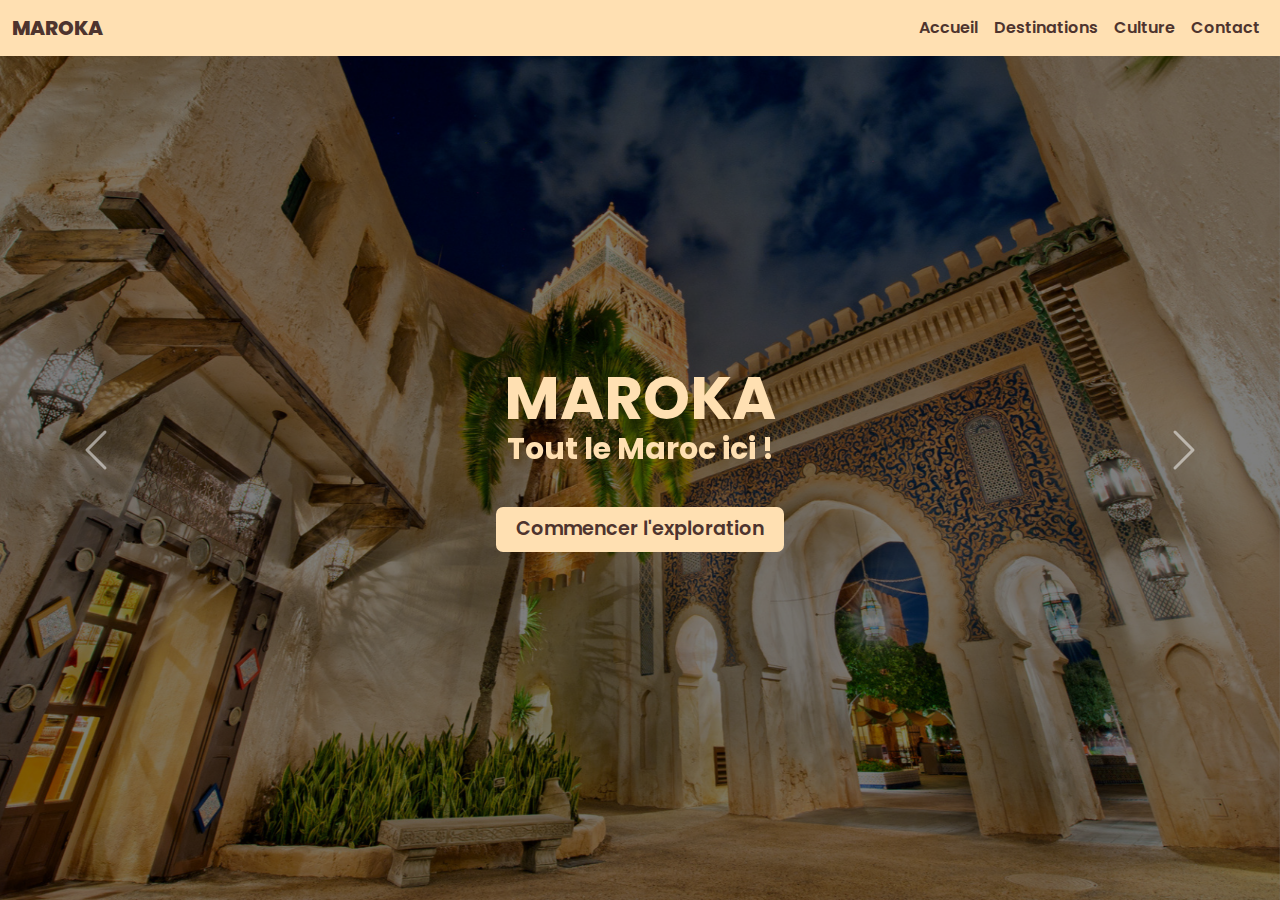
<file: index.html>
<!DOCTYPE html>
<html lang="fr" dir="ltr">
  <head>
    <!-- Unicode META -->
    <meta charset="UTF-8" />
    <!-- Responsive META -->
    <meta name="viewport" content="width=device-width, initial-scale=1.0" />
    <!-- Titre -->
    <title>MAROKA | Accueil</title>
    <!-- Style LINK -->
    <link rel="stylesheet" href="style/style.css" />
    <!-- Font Awesome LINK -->
    <link
      rel="stylesheet"
      href="https://cdnjs.cloudflare.com/ajax/libs/font-awesome/6.7.2/css/all.min.css"
      integrity="sha512-Evv84Mr4kqVGRNSgIGL/F/aIDqQb7xQ2vcrdIwxfjThSH8CSR7PBEakCr51Ck+w+/U6swU2Im1vVX0SVk9ABhg=="
      crossorigin="anonymous"
      referrerpolicy="no-referrer"
    />
    <!-- Bootstrap LINK -->
    <link rel="stylesheet" href="style/bootstrap.css" />
    <!-- Google Fonts LINK -->
    <link
      href="https://fonts.googleapis.com/css2?family=Poppins:wght@400;500;600;700;800&display=swap"
      rel="stylesheet"
    />
    <!-- Favicon -->
    <link rel="shortcut icon" href="assets/favicon.png" type="image/x-icon" />
  </head>
  <body>
    <header class="header">
      <nav class="navbar navbar-expand-lg">
        <div class="container-fluid">
          <a class="navbar-brand" href="index.html">
            <h6 class="logo">MAROKA</h6>
          </a>
          <button
            class="navbar-toggler"
            type="button"
            data-bs-toggle="collapse"
            data-bs-target="#navbarSupportedContent"
            aria-controls="navbarSupportedContent"
            aria-expanded="false"
            aria-label="Toggle navigation"
          >
            <span class="navbar-toggler-icon"></span>
          </button>
          <div class="collapse navbar-collapse" id="navbarSupportedContent">
            <ul class="navbar-nav ms-auto mb-2 mb-lg-0">
              <li class="nav-item">
                <a aria-current="page" class="nav-link" href="index.html"
                  >Accueil</a
                >
              </li>
              <li class="nav-item">
                <a class="nav-link" href="subpages/destinations.html"
                  >Destinations</a
                >
              </li>
              <li class="nav-item">
                <a class="nav-link" href="subpages/culture.html">Culture</a>
              </li>
              <li class="nav-item">
                <a class="nav-link" href="subpages/contact.html">Contact</a>
              </li>
            </ul>
          </div>
        </div>
      </nav>
    </header>
    <main class="main">
      <section class="hero">
        <div
          id="carouselExample"
          class="carousel slide carousel-background"
          data-bs-ride="carousel"
        >
          <div class="carousel-inner">
            <div class="carousel-item active">
              <img src="assets/bg1.png" />
            </div>
            <div class="carousel-item">
              <img src="assets/bg2.jpg" />
            </div>
            <div class="carousel-item">
              <img src="assets/bg3.png" />
            </div>
          </div>

          <button
            class="carousel-control-prev"
            type="button"
            data-bs-target="#carouselExample"
            data-bs-slide="prev"
          >
            <span
              class="carousel-control-prev-icon"
              aria-hidden="true"
              id="btn-carousel-1"
            ></span>
            <span class="visually-hidden">Previous</span>
          </button>
          <button
            class="carousel-control-next"
            type="button"
            data-bs-target="#carouselExample"
            data-bs-slide="next"
          >
            <span
              class="carousel-control-next-icon"
              aria-hidden="true"
              id="btn-carousel-2"
            ></span>
            <span class="visually-hidden">Next</span>
          </button>

          <div class="carousel-overlay">
            <div>
              <h6 class="display-4 fw-bold" id="hero-title">
                MAROKA <br />
                <span class="m-ici">Tout le Maroc ici !</span>
              </h6>
              <a href="subpages/destinations.html">
                <button class="button">Commencer l'exploration</button>
              </a>
            </div>
          </div>
        </div>
      </section>
    </main>
    <script
      src="https://cdn.jsdelivr.net/npm/bootstrap@5.3.3/dist/js/bootstrap.bundle.min.js"
      integrity="sha384-YvpcrYf0tY3lHB60NNkmXc5s9fDVZLESaAA55NDzOxhy9GkcIdslK1eN7N6jIeHz"
      crossorigin="anonymous"
    ></script>
  </body>
</html>
</file>
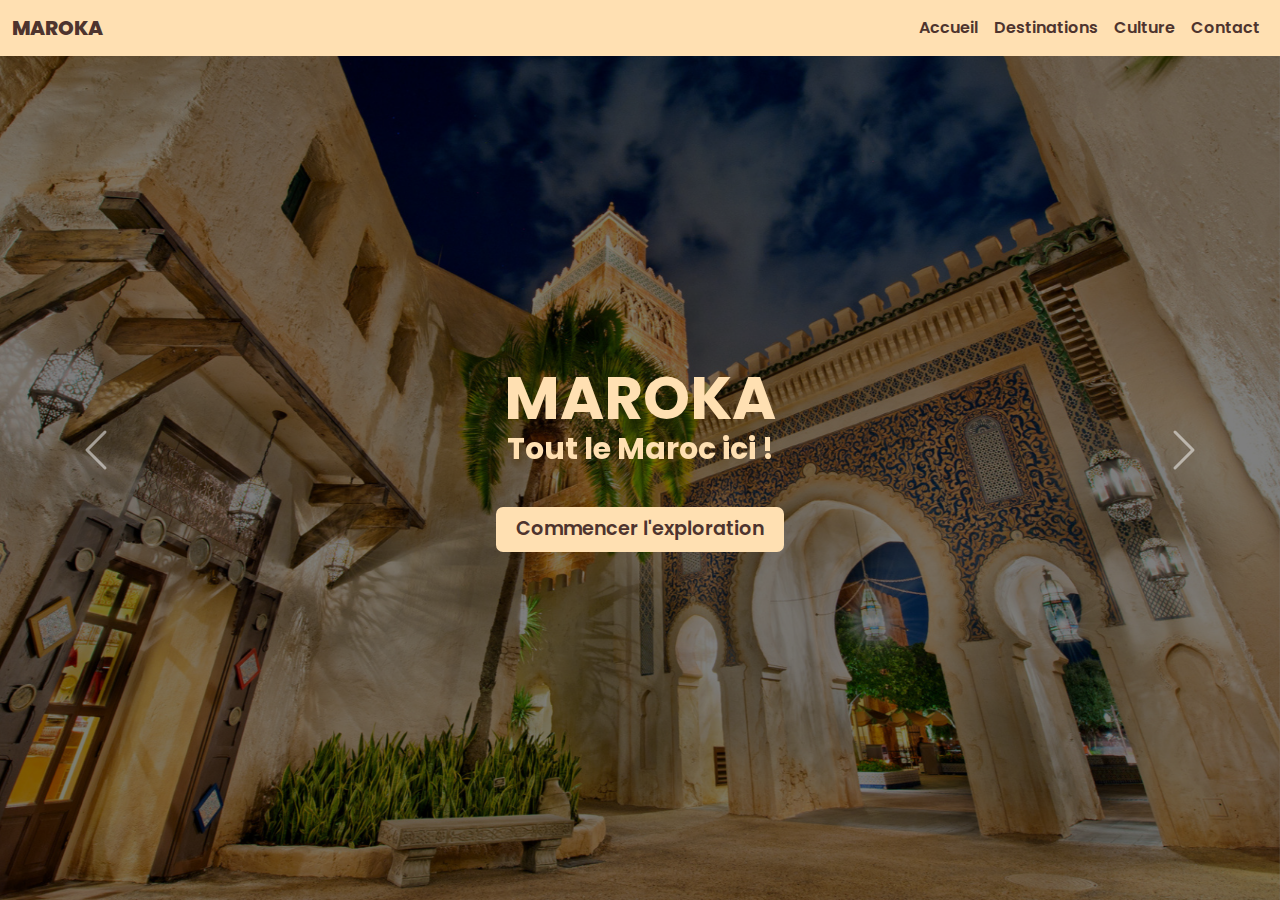
<file: accueil.html>
<!DOCTYPE html>
<html lang="fr" dir="ltr">
  <head>
    <!-- Unicode META -->
    <meta charset="UTF-8" />
    <!-- Responsive META -->
    <meta name="viewport" content="width=device-width, initial-scale=1.0" />
    <!-- Titre -->
    <title>MAROKA | Accueil</title>
    <!-- Style LINK -->
    <link rel="stylesheet" href="style/style.css" />
    <!-- Font Awesome LINK -->
    <link
      rel="stylesheet"
      href="https://cdnjs.cloudflare.com/ajax/libs/font-awesome/6.7.2/css/all.min.css"
      integrity="sha512-Evv84Mr4kqVGRNSgIGL/F/aIDqQb7xQ2vcrdIwxfjThSH8CSR7PBEakCr51Ck+w+/U6swU2Im1vVX0SVk9ABhg=="
      crossorigin="anonymous"
      referrerpolicy="no-referrer"
    />
    <!-- Bootstrap LINK -->
    <link rel="stylesheet" href="style/bootstrap.css" />
    <!-- Google Fonts LINK -->
    <link
      href="https://fonts.googleapis.com/css2?family=Poppins:wght@400;500;600;700;800&display=swap"
      rel="stylesheet"
    />
    <!-- Favicon -->
    <link rel="shortcut icon" href="assets/favicon.png" type="image/x-icon" />
  </head>
  <body>
    <header class="header">
      <nav class="navbar navbar-expand-lg">
        <div class="container-fluid">
          <a class="navbar-brand" href="accueil.html">
            <h6 class="logo">MAROKA</h6>
          </a>
          <button
            class="navbar-toggler"
            type="button"
            data-bs-toggle="collapse"
            data-bs-target="#navbarSupportedContent"
            aria-controls="navbarSupportedContent"
            aria-expanded="false"
            aria-label="Toggle navigation"
          >
            <span class="navbar-toggler-icon"></span>
          </button>
          <div class="collapse navbar-collapse" id="navbarSupportedContent">
            <ul class="navbar-nav ms-auto mb-2 mb-lg-0">
              <li class="nav-item">
                <a aria-current="page" class="nav-link" href="accueil.html"
                  >Accueil</a
                >
              </li>
              <li class="nav-item">
                <a class="nav-link" href="subpages/destinations.html"
                  >Destinations</a
                >
              </li>
              <li class="nav-item">
                <a class="nav-link" href="subpages/culture.html">Culture</a>
              </li>
              <li class="nav-item">
                <a class="nav-link" href="subpages/contact.html">Contact</a>
              </li>
            </ul>
          </div>
        </div>
      </nav>
    </header>
    <main class="main">
      <section class="hero">
        <div
          id="carouselExample"
          class="carousel slide carousel-background"
          data-bs-ride="carousel"
        >
          <div class="carousel-inner">
            <div class="carousel-item active">
              <img src="assets/bg1.png" />
            </div>
            <div class="carousel-item">
              <img src="assets/bg2.jpg" />
            </div>
            <div class="carousel-item">
              <img src="assets/bg3.png" />
            </div>
          </div>

          <button
            class="carousel-control-prev"
            type="button"
            data-bs-target="#carouselExample"
            data-bs-slide="prev"
          >
            <span
              class="carousel-control-prev-icon"
              aria-hidden="true"
              id="btn-carousel-1"
            ></span>
            <span class="visually-hidden">Previous</span>
          </button>
          <button
            class="carousel-control-next"
            type="button"
            data-bs-target="#carouselExample"
            data-bs-slide="next"
          >
            <span
              class="carousel-control-next-icon"
              aria-hidden="true"
              id="btn-carousel-2"
            ></span>
            <span class="visually-hidden">Next</span>
          </button>

          <div class="carousel-overlay">
            <div>
              <h6 class="display-4 fw-bold" id="hero-title">
                MAROKA <br />
                <span class="m-ici">Tout le Maroc ici !</span>
              </h6>
              <a href="subpages/destinations.html">
                <button class="button">Commencer l'exploration</button>
              </a>
            </div>
          </div>
        </div>
      </section>
    </main>
    <script
      src="https://cdn.jsdelivr.net/npm/bootstrap@5.3.3/dist/js/bootstrap.bundle.min.js"
      integrity="sha384-YvpcrYf0tY3lHB60NNkmXc5s9fDVZLESaAA55NDzOxhy9GkcIdslK1eN7N6jIeHz"
      crossorigin="anonymous"
    ></script>
  </body>
</html>
</file>
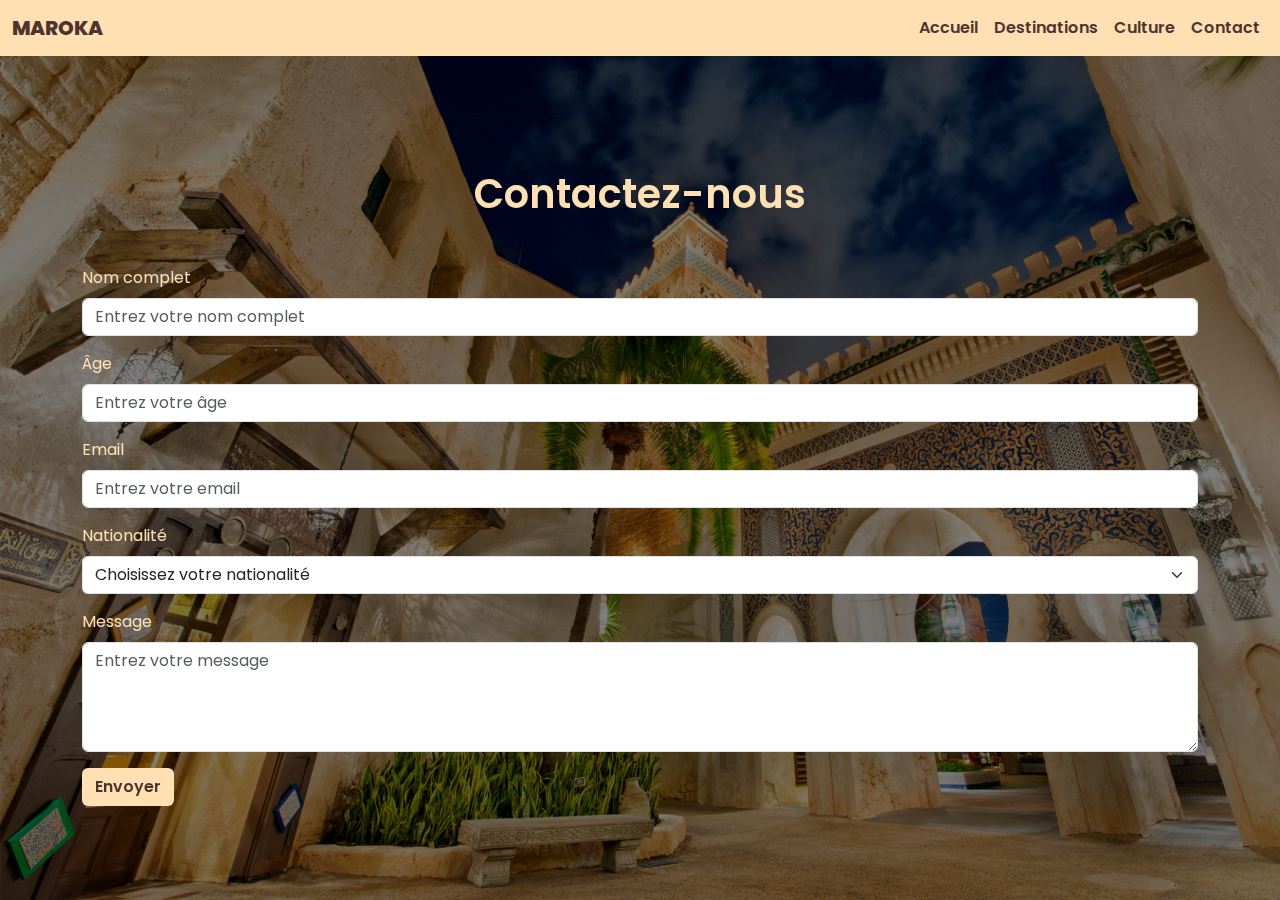
<file: subpages/contact.html>
<!DOCTYPE html>
<html lang="fr" dir="ltr">
  <head>
    <!-- Unicode META -->
    <meta charset="UTF-8" />
    <!-- Responsive META -->
    <meta name="viewport" content="width=device-width, initial-scale=1.0" />
    <!-- Titre -->
    <title>MAROKA | Contact</title>
    <!-- Style LINK -->
    <link rel="stylesheet" href="../style/style.css" />
    <!-- Font Awesome LINK -->
    <link
      rel="stylesheet"
      href="https://cdnjs.cloudflare.com/ajax/libs/font-awesome/6.7.2/css/all.min.css"
      integrity="sha512-Evv84Mr4kqVGRNSgIGL/F/aIDqQb7xQ2vcrdIwxfjThSH8CSR7PBEakCr51Ck+w+/U6swU2Im1vVX0SVk9ABhg=="
      crossorigin="anonymous"
      referrerpolicy="no-referrer"
    />
    <!-- Bootstrap LINK -->
    <link rel="stylesheet" href="../style/bootstrap.css" />
    <!-- Google Fonts LINK -->
    <link
      href="https://fonts.googleapis.com/css2?family=Poppins:wght@400;500;600;700;800&display=swap"
      rel="stylesheet"
    />
    <!-- Favicon -->
    <link
      rel="shortcut icon"
      href="../assets/favicon.png"
      type="image/x-icon"
    />
  </head>
  <style>
    body {
      background-image: url("../assets/bg1.png");
      background-repeat: no-repeat;
      background-size: cover;
      background-attachment: fixed;
      position: relative;
      margin: 0;
    }
    body::-webkit-scrollbar {
      display: none;
    }
    body::before {
      content: "";
      position: fixed;
      top: 0;
      left: 0;
      width: 100%;
      height: 100%;
      background: rgba(0, 0, 0, 0.5);
      z-index: -1;
    }
    .main {
      color: #ffe0b2;
    }
    .btn {
      font-weight: 600;
      background-color: #ffe0b2;
      color: #4e342e;
    }
    .btn:hover {
      background-color: #ffe0b2eb;
      color: #4e342e;
    }
    #title {
      font-weight: 600;
    }
  </style>
  <body>
    <header class="header">
      <nav class="navbar navbar-expand-lg">
        <div class="container-fluid">
          <a class="navbar-brand" href="../index.html">
            <h6 class="logo">MAROKA</h6>
          </a>
          <button
            class="navbar-toggler"
            type="button"
            data-bs-toggle="collapse"
            data-bs-target="#navbarSupportedContent"
            aria-controls="navbarSupportedContent"
            aria-expanded="false"
            aria-label="Toggle navigation"
          >
            <span class="navbar-toggler-icon"></span>
          </button>
          <div class="collapse navbar-collapse" id="navbarSupportedContent">
            <ul class="navbar-nav ms-auto mb-2 mb-lg-0">
              <li class="nav-item">
                <a aria-current="page" class="nav-link" href="../index.html"
                  >Accueil</a
                >
              </li>
              <li class="nav-item">
                <a class="nav-link" href="destinations.html">Destinations</a>
              </li>
              <li class="nav-item">
                <a class="nav-link" href="culture.html">Culture</a>
              </li>
              <li class="nav-item">
                <a class="nav-link" href="contact.html">Contact</a>
              </li>
            </ul>
          </div>
        </div>
      </nav>
    </header>

    <main class="main">
      <div class="container py-5 mt-5">
        <br />
        <h1 id="title" class="mb-4 text-center">Contactez-nous</h1>
        <br />
        <form>
          <!-- Nom complet -->
          <div class="mb-3">
            <label for="nomComplet" class="form-label">Nom complet</label>
            <input
              type="text"
              class="form-control"
              id="nomComplet"
              placeholder="Entrez votre nom complet"
              required
            />
          </div>

          <!-- Âge -->
          <div class="mb-3">
            <label for="age" class="form-label">Âge</label>
            <input
              type="number"
              class="form-control"
              id="age"
              placeholder="Entrez votre âge"
              required
            />
          </div>

          <!-- Email -->
          <div class="mb-3">
            <label for="email" class="form-label">Email</label>
            <input
              type="email"
              class="form-control"
              id="email"
              placeholder="Entrez votre email"
              required
            />
          </div>

          <!-- Nationalité -->
          <div class="mb-3">
            <label for="nationalite" class="form-label">Nationalité</label>
            <select class="form-select" id="nationalite" required>
              <option value="" disabled selected>
                Choisissez votre nationalité
              </option>
              <option value="Marocain">Marocain</option>
              <option value="Français">Français</option>
              <option value="Espagnol">Espagnol</option>
              <option value="Autre">Autre</option>
            </select>
          </div>

          <!-- Message -->
          <div class="mb-3">
            <label for="message" class="form-label">Message</label>
            <textarea
              class="form-control"
              id="message"
              rows="4"
              placeholder="Entrez votre message"
              required
            ></textarea>
          </div>

          <!-- Bouton de soumission -->
          <button type="submit" class="btn">Envoyer</button>
        </form>
      </div>
    </main>

    <script
      src="https://cdn.jsdelivr.net/npm/bootstrap@5.3.3/dist/js/bootstrap.bundle.min.js"
      integrity="sha384-YvpcrYf0tY3lHB60NNkmXc5s9fDVZLESaAA55NDzOxhy9GkcIdslK1eN7N6jIeHz"
      crossorigin="anonymous"
    ></script>
  </body>
</html>
</file>
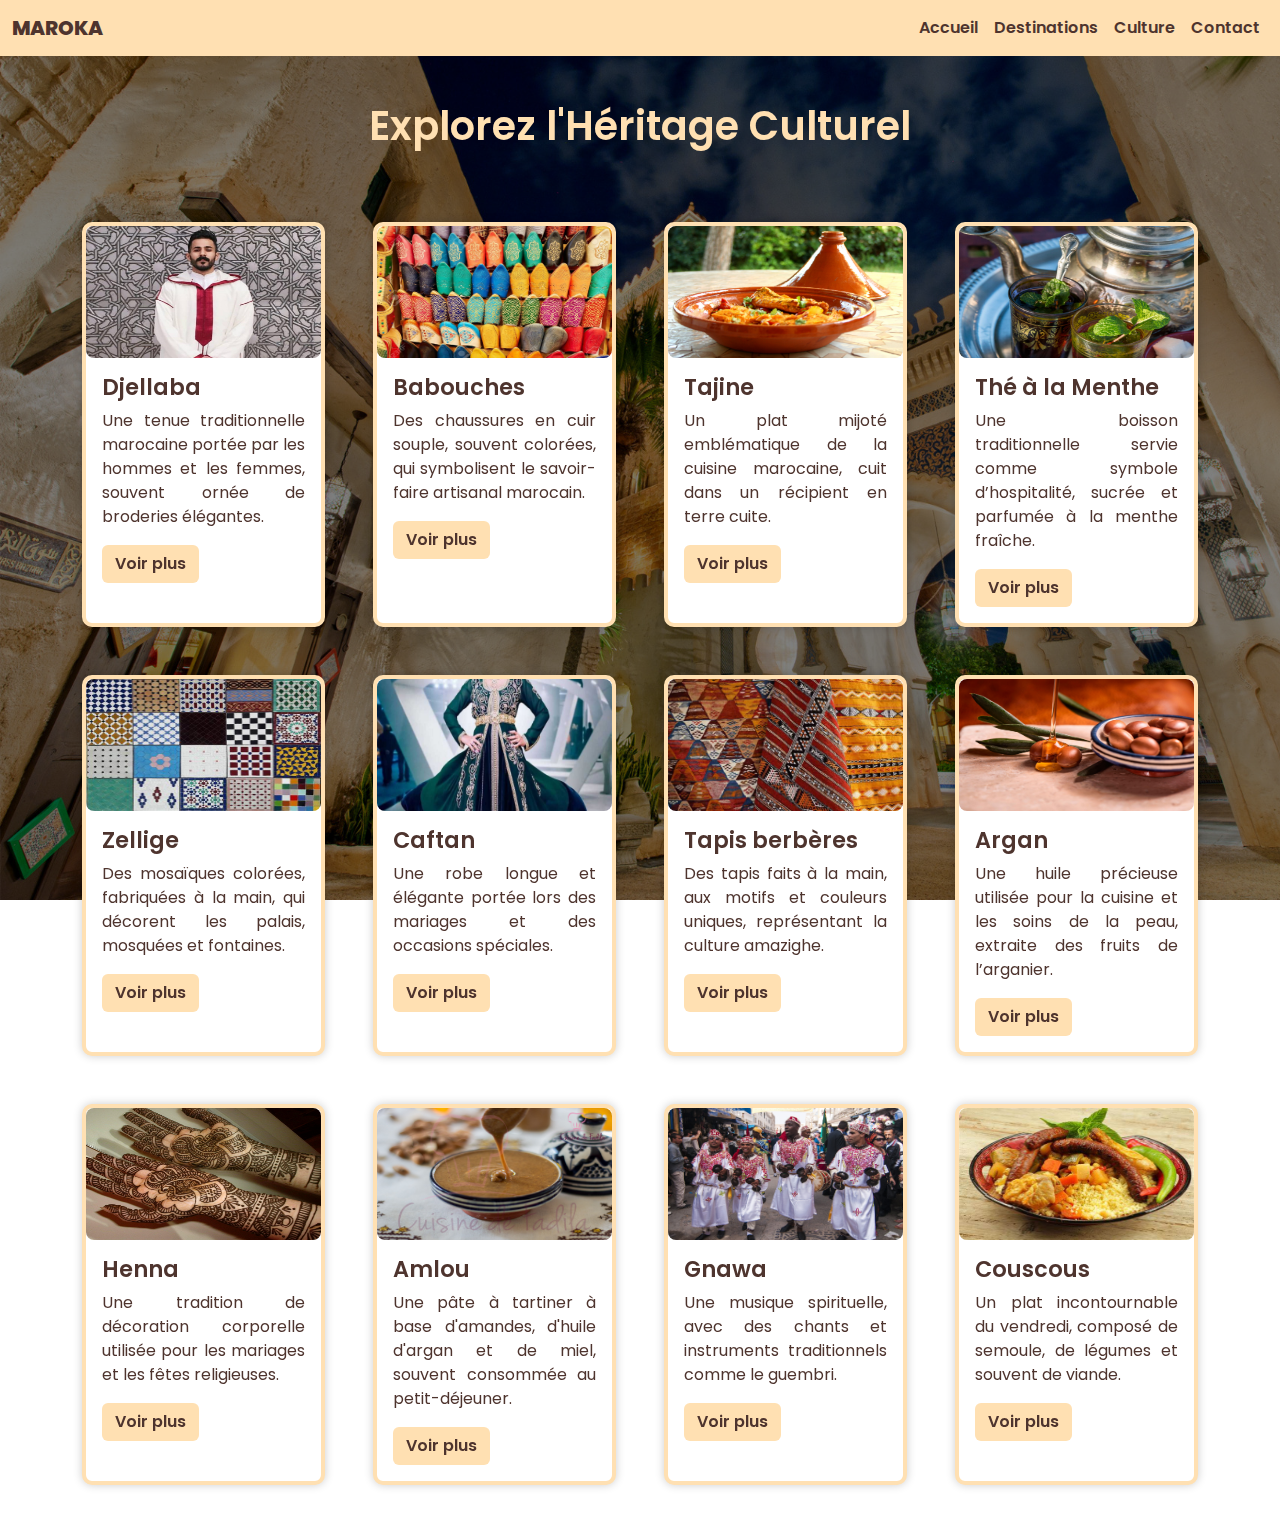
<file: subpages/culture.html>
<!DOCTYPE html>
<html lang="fr" dir="ltr">
  <head>
    <!-- Unicode META -->
    <meta charset="UTF-8" />
    <!-- Responsive META -->
    <meta name="viewport" content="width=device-width, initial-scale=1.0" />
    <!-- Titre -->
    <title>MAROKA | Culture</title>
    <!-- Style LINK -->
    <link rel="stylesheet" href="../style/style.css" />
    <!-- Font Awesome LINK -->
    <link
      rel="stylesheet"
      href="https://cdnjs.cloudflare.com/ajax/libs/font-awesome/6.7.2/css/all.min.css"
      integrity="sha512-Evv84Mr4kqVGRNSgIGL/F/aIDqQb7xQ2vcrdIwxfjThSH8CSR7PBEakCr51Ck+w+/U6swU2Im1vVX0SVk9ABhg=="
      crossorigin="anonymous"
      referrerpolicy="no-referrer"
    />
    <!-- Bootstrap LINK -->
    <link rel="stylesheet" href="../style/bootstrap.css" />
    <!-- Google Fonts LINK -->
    <link
      href="https://fonts.googleapis.com/css2?family=Poppins:wght@400;500;600;700;800&display=swap"
      rel="stylesheet"
    />
    <!-- Favicon -->
    <link
      rel="shortcut icon"
      href="../assets/favicon.png"
      type="image/x-icon"
    />
    <style>
      body {
        background-image: url("../assets/bg1.png");
        background-repeat: no-repeat;
        background-size: cover;
        background-attachment: fixed;
        position: relative;
        margin: 0;
      }
      body::-webkit-scrollbar {
        display: none;
      }
      body::before {
        content: "";
        position: fixed;
        top: 0;
        left: 0;
        width: 100%;
        height: 100%;
        background: rgba(0, 0, 0, 0.5);
        z-index: -1;
      }
      .card {
        border: 4px solid #ffe0b2;
        border-radius: 10px;
        text-align: justify;
        box-shadow: 0 0 10px rgba(0, 0, 0, 0.2);
        transition: all 0.3s;
      }
      .card-title {
        font-weight: 600;
        font-size: 1.4rem;
        color: #4e342e;
      }
      .card-text {
        font-size: 1rem;
        color: #4e342e;
      }
      .btn {
        font-weight: 600;
        background-color: #ffe0b2;
        color: #4e342e;
      }
      .card-img-top {
        aspect-ratio: 16 / 9;
        border-radius: 8px;
      }
      .card:hover {
        box-shadow: 0 0 20px rgba(0, 0, 0, 0.3);
        transform: translate(0, -5px);
        transition: all 0.3s;
      }
      .btn:hover {
        background-color: #ffe0b2eb;
        color: #4e342e;
      }
      #title {
        font-weight: 600;
      }
    </style>
  </head>
  <body>
    <header class="header">
      <nav class="navbar navbar-expand-lg">
        <div class="container-fluid">
          <a class="navbar-brand" href="../index.html">
            <h6 class="logo">MAROKA</h6>
          </a>
          <button
            class="navbar-toggler"
            type="button"
            data-bs-toggle="collapse"
            data-bs-target="#navbarSupportedContent"
            aria-controls="navbarSupportedContent"
            aria-expanded="false"
            aria-label="Toggle navigation"
          >
            <span class="navbar-toggler-icon"></span>
          </button>
          <div class="collapse navbar-collapse" id="navbarSupportedContent">
            <ul class="navbar-nav ms-auto mb-2 mb-lg-0">
              <li class="nav-item">
                <a aria-current="page" class="nav-link" href="../index.html"
                  >Accueil</a
                >
              </li>
              <li class="nav-item">
                <a class="nav-link" href="destinations.html">Destinations</a>
              </li>
              <li class="nav-item">
                <a class="nav-link" href="culture.html">Culture</a>
              </li>
              <li class="nav-item">
                <a class="nav-link" href="contact.html">Contact</a>
              </li>
            </ul>
          </div>
        </div>
      </nav>
    </header>

    <main class="main">
      <div class="container py-5">
        <div class="row g-4 g-lg-5 mt-1">
          <br />
          <h1 id="title" class="mb-4 text-center">
            Explorez l'Héritage Culturel
          </h1>
          <br />
          <!-- Card 1 -->
          <div class="col-12 col-sm-6 col-lg-3">
            <div class="card h-100">
              <img src="../assets/Djellaba.jpg" class="card-img-top" />
              <div class="card-body">
                <h5 class="card-title">Djellaba</h5>
                <p class="card-text">
                  Une tenue traditionnelle marocaine portée par les hommes et
                  les femmes, souvent ornée de broderies élégantes.
                </p>
                <a
                  href="https://fr.wikipedia.org/wiki/Djellaba"
                  target="_blank"
                  class="btn"
                >
                  Voir plus
                </a>
              </div>
            </div>
          </div>
          <!-- Card 2 -->
          <div class="col-12 col-sm-6 col-lg-3">
            <div class="card h-100">
              <img src="../assets/Babouches.jpg" class="card-img-top" />
              <div class="card-body">
                <h5 class="card-title">Babouches</h5>
                <p class="card-text">
                  Des chaussures en cuir souple, souvent colorées, qui
                  symbolisent le savoir-faire artisanal marocain.
                </p>
                <a
                  href="https://fr.wikipedia.org/wiki/Babouche"
                  target="_blank"
                  class="btn"
                >
                  Voir plus
                </a>
              </div>
            </div>
          </div>
          <!-- Card 3 -->
          <div class="col-12 col-sm-6 col-lg-3">
            <div class="card h-100">
              <img src="../assets/Tajine.jpg" class="card-img-top" />
              <div class="card-body">
                <h5 class="card-title">Tajine</h5>
                <p class="card-text">
                  Un plat mijoté emblématique de la cuisine marocaine, cuit dans
                  un récipient en terre cuite.
                </p>
                <a
                  href="https://fr.wikipedia.org/wiki/Tajine"
                  target="_blank"
                  class="btn"
                >
                  Voir plus
                </a>
              </div>
            </div>
          </div>
          <!-- Card 4 -->
          <div class="col-12 col-sm-6 col-lg-3">
            <div class="card h-100">
              <img src="../assets/The a la Menthe.jpg" class="card-img-top" />
              <div class="card-body">
                <h5 class="card-title">Thé à la Menthe</h5>
                <p class="card-text">
                  Une boisson traditionnelle servie comme symbole d’hospitalité,
                  sucrée et parfumée à la menthe fraîche.
                </p>
                <a
                  href="https://fr.wikipedia.org/wiki/Th%C3%A9_%C3%A0_la_menthe"
                  target="_blank"
                  class="btn"
                >
                  Voir plus
                </a>
              </div>
            </div>
          </div>
          <!-- Card 5 -->
          <div class="col-12 col-sm-6 col-lg-3">
            <div class="card h-100">
              <img src="../assets/Zellige.jpg" class="card-img-top" />
              <div class="card-body">
                <h5 class="card-title">Zellige</h5>
                <p class="card-text">
                  Des mosaïques colorées, fabriquées à la main, qui décorent les
                  palais, mosquées et fontaines.
                </p>
                <a
                  href="https://fr.wikipedia.org/wiki/Zellige"
                  target="_blank"
                  class="btn"
                >
                  Voir plus
                </a>
              </div>
            </div>
          </div>
          <!-- Card 6 -->
          <div class="col-12 col-sm-6 col-lg-3">
            <div class="card h-100">
              <img src="../assets/Caftan.jpg" class="card-img-top" />
              <div class="card-body">
                <h5 class="card-title">Caftan</h5>
                <p class="card-text">
                  Une robe longue et élégante portée lors des mariages et des
                  occasions spéciales.
                </p>
                <a
                  href="https://fr.wikipedia.org/wiki/Caftan"
                  target="_blank"
                  class="btn"
                >
                  Voir plus
                </a>
              </div>
            </div>
          </div>
          <!-- Card 7 -->
          <div class="col-12 col-sm-6 col-lg-3">
            <div class="card h-100">
              <img src="../assets/Tapis berberes.jpg" class="card-img-top" />
              <div class="card-body">
                <h5 class="card-title">Tapis berbères</h5>
                <p class="card-text">
                  Des tapis faits à la main, aux motifs et couleurs uniques,
                  représentant la culture amazighe.
                </p>
                <a
                  href="https://fr.wikipedia.org/wiki/Tapis_berb%C3%A8re"
                  target="_blank"
                  class="btn"
                >
                  Voir plus
                </a>
              </div>
            </div>
          </div>
          <!-- Card 8 -->
          <div class="col-12 col-sm-6 col-lg-3">
            <div class="card h-100">
              <img src="../assets/Argan.jpg" class="card-img-top" />
              <div class="card-body">
                <h5 class="card-title">Argan</h5>
                <p class="card-text">
                  Une huile précieuse utilisée pour la cuisine et les soins de
                  la peau, extraite des fruits de l’arganier.
                </p>
                <a
                  href="https://fr.wiktionary.org/wiki/argan"
                  target="_blank"
                  class="btn"
                >
                  Voir plus
                </a>
              </div>
            </div>
          </div>
          <!-- Card 9 -->
          <div class="col-12 col-sm-6 col-lg-3">
            <div class="card h-100">
              <img src="../assets/Henna.jpg" class="card-img-top" />
              <div class="card-body">
                <h5 class="card-title">Henna</h5>
                <p class="card-text">
                  Une tradition de décoration corporelle utilisée pour les
                  mariages et les fêtes religieuses.
                </p>
                <a
                  href="https://fr.wikipedia.org/wiki/Henn%C3%A9"
                  target="_blank"
                  class="btn"
                >
                  Voir plus
                </a>
              </div>
            </div>
          </div>
          <!-- Card 10 -->
          <div class="col-12 col-sm-6 col-lg-3">
            <div class="card h-100">
              <img src="../assets/Amlou.jpg" class="card-img-top" />
              <div class="card-body">
                <h5 class="card-title">Amlou</h5>
                <p class="card-text">
                  Une pâte à tartiner à base d'amandes, d'huile d'argan et de
                  miel, souvent consommée au petit-déjeuner.
                </p>
                <a
                  href="https://fr.wikipedia.org/wiki/Amlou"
                  target="_blank"
                  class="btn"
                >
                  Voir plus
                </a>
              </div>
            </div>
          </div>
          <!-- Card 11 -->
          <div class="col-12 col-sm-6 col-lg-3">
            <div class="card h-100">
              <img src="../assets/Gnawa.jpg" class="card-img-top" />
              <div class="card-body">
                <h5 class="card-title">Gnawa</h5>
                <p class="card-text">
                  Une musique spirituelle, avec des chants et instruments
                  traditionnels comme le guembri.
                </p>
                <a
                  href="https://fr.wikipedia.org/wiki/Gnawa"
                  target="_blank"
                  class="btn"
                >
                  Voir plus
                </a>
              </div>
            </div>
          </div>
          <!-- Card 12 -->
          <div class="col-12 col-sm-6 col-lg-3">
            <div class="card h-100">
              <img src="../assets/Couscous.jpg" class="card-img-top" />
              <div class="card-body">
                <h5 class="card-title">Couscous</h5>
                <p class="card-text">
                  Un plat incontournable du vendredi, composé de semoule, de
                  légumes et souvent de viande.
                </p>
                <a
                  href="https://fr.wikipedia.org/wiki/Couscous"
                  target="_blank"
                  class="btn"
                >
                  Voir plus
                </a>
              </div>
            </div>
          </div>
        </div>
      </div>
    </main>
    <script
      src="https://cdn.jsdelivr.net/npm/bootstrap@5.3.3/dist/js/bootstrap.bundle.min.js"
      integrity="sha384-YvpcrYf0tY3lHB60NNkmXc5s9fDVZLESaAA55NDzOxhy9GkcIdslK1eN7N6jIeHz"
      crossorigin="anonymous"
    ></script>
  </body>
</html>
</file>
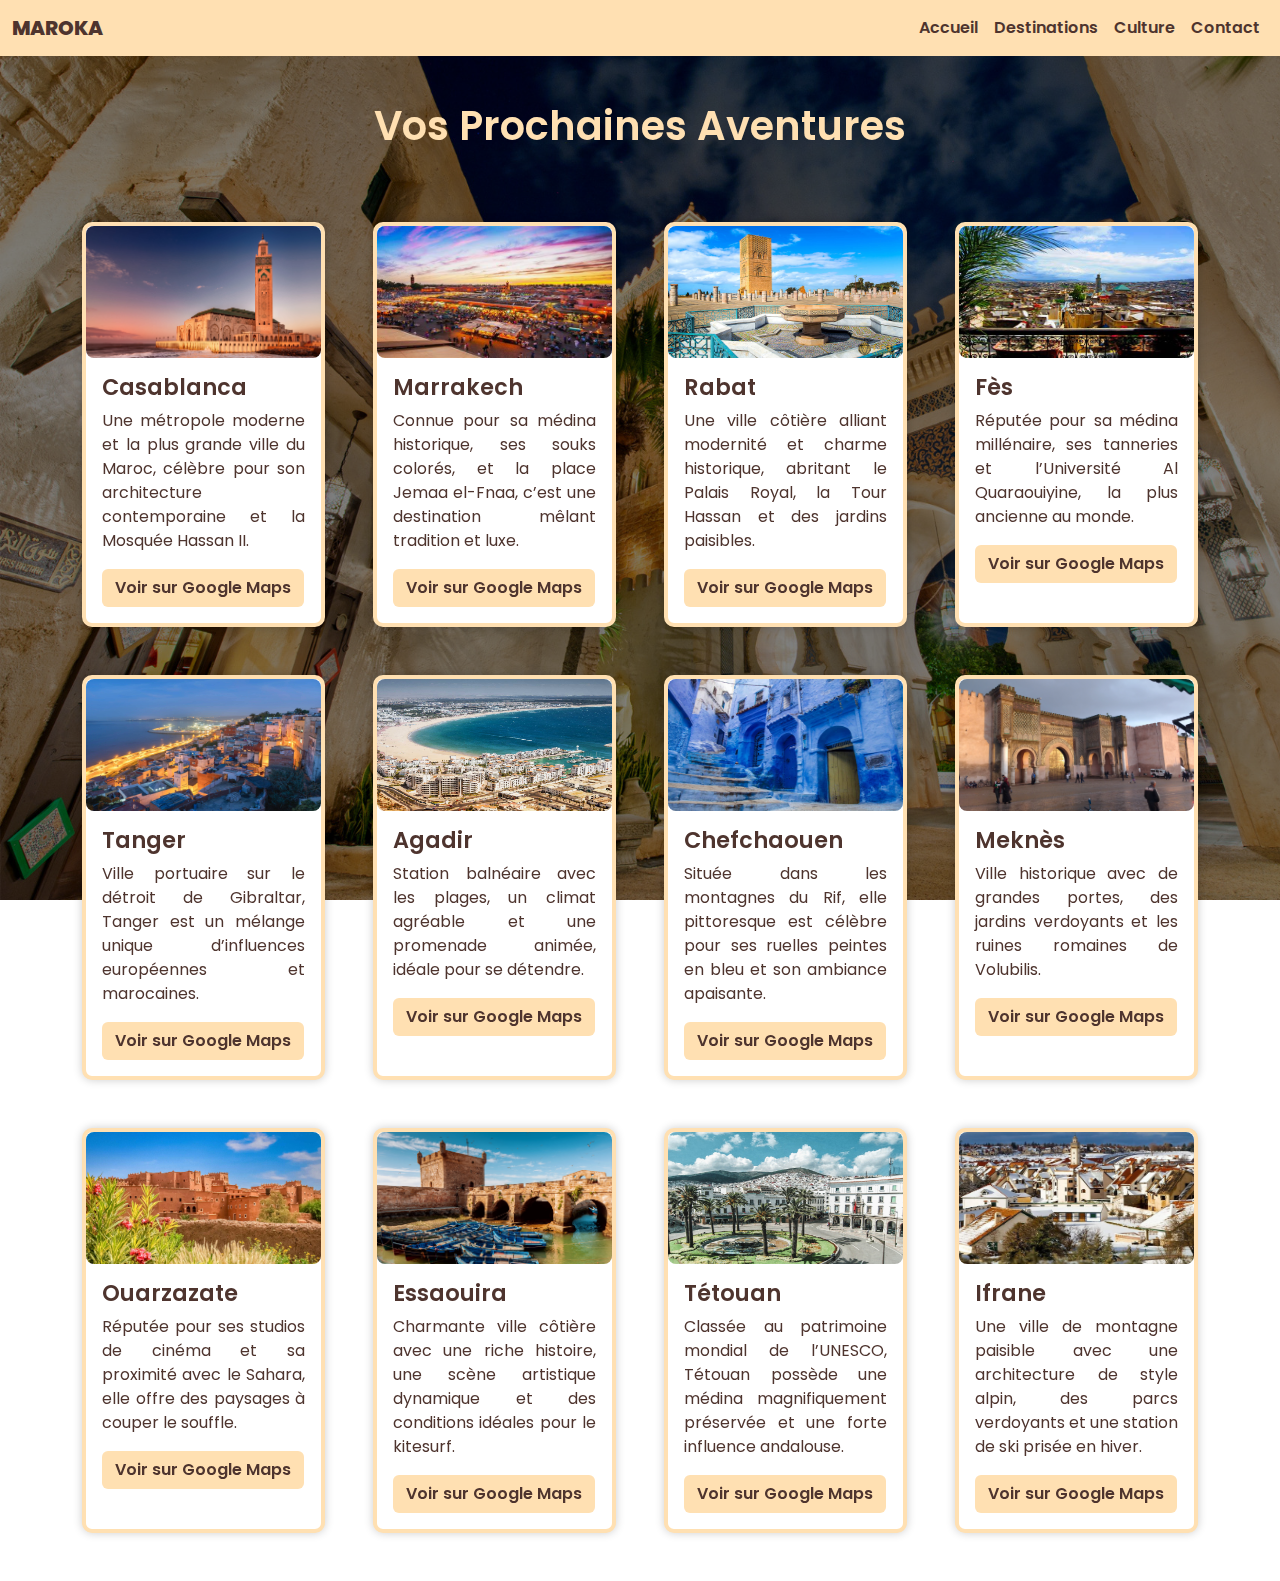
<file: subpages/destinations.html>
<!DOCTYPE html>
<html lang="fr" dir="ltr">
  <head>
    <!-- Unicode META -->
    <meta charset="UTF-8" />
    <!-- Responsive META -->
    <meta name="viewport" content="width=device-width, initial-scale=1.0" />
    <!-- Titre -->
    <title>MAROKA | Destinations</title>
    <!-- Style LINK -->
    <link rel="stylesheet" href="../style/style.css" />
    <!-- Font Awesome LINK -->
    <link
      rel="stylesheet"
      href="https://cdnjs.cloudflare.com/ajax/libs/font-awesome/6.7.2/css/all.min.css"
      integrity="sha512-Evv84Mr4kqVGRNSgIGL/F/aIDqQb7xQ2vcrdIwxfjThSH8CSR7PBEakCr51Ck+w+/U6swU2Im1vVX0SVk9ABhg=="
      crossorigin="anonymous"
      referrerpolicy="no-referrer"
    />
    <!-- Bootstrap LINK -->
    <link rel="stylesheet" href="../style/bootstrap.css" />
    <!-- Google Fonts LINK -->
    <link
      href="https://fonts.googleapis.com/css2?family=Poppins:wght@400;500;600;700;800&display=swap"
      rel="stylesheet"
    />
    <!-- Favicon -->
    <link
      rel="shortcut icon"
      href="../assets/favicon.png"
      type="image/x-icon"
    />
    <style>
      body {
        background-image: url("../assets/bg1.png");
        background-repeat: no-repeat;
        background-size: cover;
        background-attachment: fixed;
        position: relative;
        margin: 0;
      }
      body::-webkit-scrollbar {
        display: none;
      }
      body::before {
        content: "";
        position: fixed;
        top: 0;
        left: 0;
        width: 100%;
        height: 100%;
        background: rgba(0, 0, 0, 0.5);
        z-index: -1;
      }
      .card {
        border: 4px solid #ffe0b2;
        border-radius: 10px;
        text-align: justify;
        box-shadow: 0 0 10px rgba(0, 0, 0, 0.2);
        transition: all 0.3s;
      }
      .card-title {
        font-weight: 600;
        font-size: 1.4rem;
        color: #4e342e;
      }
      .card-text {
        font-size: 1rem;
        color: #4e342e;
      }
      .btn {
        font-weight: 600;
        background-color: #ffe0b2;
        color: #4e342e;
      }
      .card-img-top {
        aspect-ratio: 16 / 9;
        border-radius: 8px;
      }
      .card:hover {
        box-shadow: 0 0 20px rgba(0, 0, 0, 0.3);
        transform: translate(0, -5px);
        transition: all 0.3s;
      }
      .btn:hover {
        background-color: #ffe0b2eb;
        color: #4e342e;
      }
    </style>
  </head>
  <body>
    <header class="header">
      <nav class="navbar navbar-expand-lg">
        <div class="container-fluid">
          <a class="navbar-brand" href="../index.html">
            <h6 class="logo">MAROKA</h6>
          </a>
          <button
            class="navbar-toggler"
            type="button"
            data-bs-toggle="collapse"
            data-bs-target="#navbarSupportedContent"
            aria-controls="navbarSupportedContent"
            aria-expanded="false"
            aria-label="Toggle navigation"
          >
            <span class="navbar-toggler-icon"></span>
          </button>
          <div class="collapse navbar-collapse" id="navbarSupportedContent">
            <ul class="navbar-nav ms-auto mb-2 mb-lg-0">
              <li class="nav-item">
                <a aria-current="page" class="nav-link" href="../index.html"
                  >Accueil</a
                >
              </li>
              <li class="nav-item">
                <a class="nav-link" href="destinations.html">Destinations</a>
              </li>
              <li class="nav-item">
                <a class="nav-link" href="culture.html">Culture</a>
              </li>
              <li class="nav-item">
                <a class="nav-link" href="contact.html">Contact</a>
              </li>
            </ul>
          </div>
        </div>
      </nav>
    </header>

    <main class="main">
      <div class="container py-5">
        <div class="row g-4 g-lg-5 mt-1">
          <br />
          <h1 id="title" class="mb-4 text-center">Vos Prochaines Aventures</h1>
          <br />
          <!-- Card 1 -->
          <div class="col-12 col-sm-6 col-lg-3">
            <div class="card h-100">
              <img
                src="../assets/casablanca.jpg"
                class="card-img-top"
                alt="Casablanca"
              />
              <div class="card-body">
                <h5 class="card-title">Casablanca</h5>
                <p class="card-text">
                  Une métropole moderne et la plus grande ville du Maroc,
                  célèbre pour son architecture contemporaine et la Mosquée
                  Hassan II.
                </p>
                <a
                  href="https://www.google.com/maps?q=Casablanca"
                  target="_blank"
                  class="btn"
                >
                  Voir sur Google Maps
                </a>
              </div>
            </div>
          </div>
          <!-- Card 2 -->
          <div class="col-12 col-sm-6 col-lg-3">
            <div class="card h-100">
              <img
                src="../assets/marakech.jpg"
                class="card-img-top"
                alt="Marrakech"
              />
              <div class="card-body">
                <h5 class="card-title">Marrakech</h5>
                <p class="card-text">
                  Connue pour sa médina historique, ses souks colorés, et la
                  place Jemaa el-Fnaa, c’est une destination mêlant tradition et
                  luxe.
                </p>
                <a
                  href="https://www.google.com/maps?q=Marrakech"
                  target="_blank"
                  class="btn"
                >
                  Voir sur Google Maps
                </a>
              </div>
            </div>
          </div>
          <!-- Card 3 -->
          <div class="col-12 col-sm-6 col-lg-3">
            <div class="card h-100">
              <img src="../assets/rabat.jpg" class="card-img-top" alt="Rabat" />
              <div class="card-body">
                <h5 class="card-title">Rabat</h5>
                <p class="card-text">
                  Une ville côtière alliant modernité et charme historique,
                  abritant le Palais Royal, la Tour Hassan et des jardins
                  paisibles.
                </p>
                <a
                  href="https://www.google.com/maps?q=Rabat"
                  target="_blank"
                  class="btn"
                >
                  Voir sur Google Maps
                </a>
              </div>
            </div>
          </div>
          <!-- Card 4 -->
          <div class="col-12 col-sm-6 col-lg-3">
            <div class="card h-100">
              <img src="../assets/fes.png" class="card-img-top" alt="Fès" />
              <div class="card-body">
                <h5 class="card-title">Fès</h5>
                <p class="card-text">
                  Réputée pour sa médina millénaire, ses tanneries et
                  l’Université Al Quaraouiyine, la plus ancienne au monde.
                </p>
                <a
                  href="https://www.google.com/maps?q=Fès"
                  target="_blank"
                  class="btn"
                >
                  Voir sur Google Maps
                </a>
              </div>
            </div>
          </div>
          <!-- Card 5 -->
          <div class="col-12 col-sm-6 col-lg-3">
            <div class="card h-100">
              <img
                src="../assets/tanger.jpg"
                class="card-img-top"
                alt="Tanger"
              />
              <div class="card-body">
                <h5 class="card-title">Tanger</h5>
                <p class="card-text">
                  Ville portuaire sur le détroit de Gibraltar, Tanger est un
                  mélange unique d’influences européennes et marocaines.
                </p>
                <a
                  href="https://www.google.com/maps?q=Tanger"
                  target="_blank"
                  class="btn"
                >
                  Voir sur Google Maps
                </a>
              </div>
            </div>
          </div>
          <!-- Card 6 -->
          <div class="col-12 col-sm-6 col-lg-3">
            <div class="card h-100">
              <img
                src="../assets/agadir.jpg"
                class="card-img-top"
                alt="Agadir"
              />
              <div class="card-body">
                <h5 class="card-title">Agadir</h5>
                <p class="card-text">
                  Station balnéaire avec les plages, un climat agréable et une
                  promenade animée, idéale pour se détendre.
                </p>
                <a
                  href="https://www.google.com/maps?q=Agadir"
                  target="_blank"
                  class="btn"
                >
                  Voir sur Google Maps
                </a>
              </div>
            </div>
          </div>
          <!-- Card 7 -->
          <div class="col-12 col-sm-6 col-lg-3">
            <div class="card h-100">
              <img
                src="../assets/chefchaouen.jpg"
                class="card-img-top"
                alt="Chefchaouen"
              />
              <div class="card-body">
                <h5 class="card-title">Chefchaouen</h5>
                <p class="card-text">
                  Située dans les montagnes du Rif, elle pittoresque est célèbre
                  pour ses ruelles peintes en bleu et son ambiance apaisante.
                </p>
                <a
                  href="https://www.google.com/maps?q=Chefchaouen"
                  target="_blank"
                  class="btn"
                >
                  Voir sur Google Maps
                </a>
              </div>
            </div>
          </div>
          <!-- Card 8 -->
          <div class="col-12 col-sm-6 col-lg-3">
            <div class="card h-100">
              <img
                src="../assets/meknas.jpg"
                class="card-img-top"
                alt="Meknès"
              />
              <div class="card-body">
                <h5 class="card-title">Meknès</h5>
                <p class="card-text">
                  Ville historique avec de grandes portes, des jardins
                  verdoyants et les ruines romaines de Volubilis.
                </p>
                <a
                  href="https://www.google.com/maps?q=Meknès"
                  target="_blank"
                  class="btn"
                >
                  Voir sur Google Maps
                </a>
              </div>
            </div>
          </div>
          <!-- Card 9 -->
          <div class="col-12 col-sm-6 col-lg-3">
            <div class="card h-100">
              <img
                src="../assets/ouarzazat.jpg"
                class="card-img-top"
                alt="Ouarzazate"
              />
              <div class="card-body">
                <h5 class="card-title">Ouarzazate</h5>
                <p class="card-text">
                  Réputée pour ses studios de cinéma et sa proximité avec le
                  Sahara, elle offre des paysages à couper le souffle.
                </p>
                <a
                  href="https://www.google.com/maps?q=Ouarzazate"
                  target="_blank"
                  class="btn"
                >
                  Voir sur Google Maps
                </a>
              </div>
            </div>
          </div>
          <!-- Card 10 -->
          <div class="col-12 col-sm-6 col-lg-3">
            <div class="card h-100">
              <img
                src="../assets/essaouira.jpg"
                class="card-img-top"
                alt="Essaouira"
              />
              <div class="card-body">
                <h5 class="card-title">Essaouira</h5>
                <p class="card-text">
                  Charmante ville côtière avec une riche histoire, une scène
                  artistique dynamique et des conditions idéales pour le
                  kitesurf.
                </p>
                <a
                  href="https://www.google.com/maps?q=Essaouira"
                  target="_blank"
                  class="btn"
                >
                  Voir sur Google Maps
                </a>
              </div>
            </div>
          </div>
          <!-- Card 11 -->
          <div class="col-12 col-sm-6 col-lg-3">
            <div class="card h-100">
              <img
                src="../assets/tetouan.jpg"
                class="card-img-top"
                alt="Tétouan"
              />
              <div class="card-body">
                <h5 class="card-title">Tétouan</h5>
                <p class="card-text">
                  Classée au patrimoine mondial de l’UNESCO, Tétouan possède une
                  médina magnifiquement préservée et une forte influence
                  andalouse.
                </p>
                <a
                  href="https://www.google.com/maps?q=Tétouan"
                  target="_blank"
                  class="btn"
                >
                  Voir sur Google Maps
                </a>
              </div>
            </div>
          </div>
          <!-- Card 12 -->
          <div class="col-12 col-sm-6 col-lg-3">
            <div class="card h-100">
              <img
                src="../assets/ifrane.jpg"
                class="card-img-top"
                alt="Ifrane"
              />
              <div class="card-body">
                <h5 class="card-title">Ifrane</h5>
                <p class="card-text">
                  Une ville de montagne paisible avec une architecture de style
                  alpin, des parcs verdoyants et une station de ski prisée en
                  hiver.
                </p>
                <a
                  href="https://www.google.com/maps?q=Ifrane"
                  target="_blank"
                  class="btn"
                >
                  Voir sur Google Maps
                </a>
              </div>
            </div>
          </div>
        </div>
      </div>
    </main>

    <script
      src="https://cdn.jsdelivr.net/npm/bootstrap@5.3.3/dist/js/bootstrap.bundle.min.js"
      integrity="sha384-YvpcrYf0tY3lHB60NNkmXc5s9fDVZLESaAA55NDzOxhy9GkcIdslK1eN7N6jIeHz"
      crossorigin="anonymous"
    ></script>
  </body>
</html>
</file>
<file: style/style.css>
/*
Brand: MAROKA

Couleurs:
    Couleur principale #ffe0b2
    Couleur secondaire #4e342e

Police: Poppins
*/

* {
  margin: 0;
  padding: 0;
  box-sizing: border-box;
  font-family: Poppins;
}

i {
  background-color: transparent;
}

.logo {
  font-size: 20px;
  font-weight: 800;
  margin: auto;
  color: #4e342e;
}

.header {
  background-color: #ffe0b2;
  position: fixed;
  top: 0;
  left: 0;
  width: 100%;
  z-index: 999;
}

.header ul li a {
  font-weight: 600;
  color: #4e342e;
}

.carousel-background {
  height: auto;
  position: relative;
  overflow: hidden;
}

.carousel-item img {
  object-fit: cover;
  height: 100vh;
  width: 100%;
}

.carousel-overlay {
  position: absolute;
  top: 0;
  left: 0;
  width: 100%;
  height: 100%;
  display: flex;
  justify-content: center;
  align-items: center;
  text-align: center;
  background: rgba(0, 0, 0, 0.5);
}

.button {
  padding: 8px 20px;
  transform: translate(0, 30px);
  border: none;
  outline: none;
  background-color: #ffe0b2;
  color: #4e342e;
  border-radius: 7px;
  font-weight: 600;
  font-size: 1.2rem;
  cursor: pointer;
  transition: all 0.2s ease-out;
}

.button:hover {
  background-color: #ffe0b2eb;
  transition: all 0.2s ease-out;
}

#hero-title {
  color: #ffe0b2;
  font-size: 60px;
  text-align: left center;
  line-height: 40px;
}

.m-ici {
  font-size: 30px;
}

#btn-carousel-1 {
  transform: scale(1.5);
}
#btn-carousel-2 {
  transform: scale(1.5);
}

#title {
  font-size: 40px;
  color: #ffe0b2;
  font-weight: 600;
  margin-top: 50px;
}

@media (max-width: 600px) {
  #hero-title {
    font-size: 25px;
  }
  .m-ici {
    font-size: 20px;
  }
  #hero-title {
    line-height: 30px;
  }
  .button {
    font-size: 0.8rem;
  }
  #btn-carousel-1 {
    transform: scale(0.5);
  }
  #btn-carousel-2 {
    transform: scale(0.5);
  }
}

@media (max-width: 768px) {
  #hero-title {
    font-size: 35px;
  }
  .m-ici {
    font-size: 20px;
  }
  #hero-title {
    line-height: 30px;
  }
  .button {
    font-size: 1rem;
  }
  #btn-carousel-1 {
    transform: scale(1);
  }
  #btn-carousel-2 {
    transform: scale(1);
  }
}
</file>
